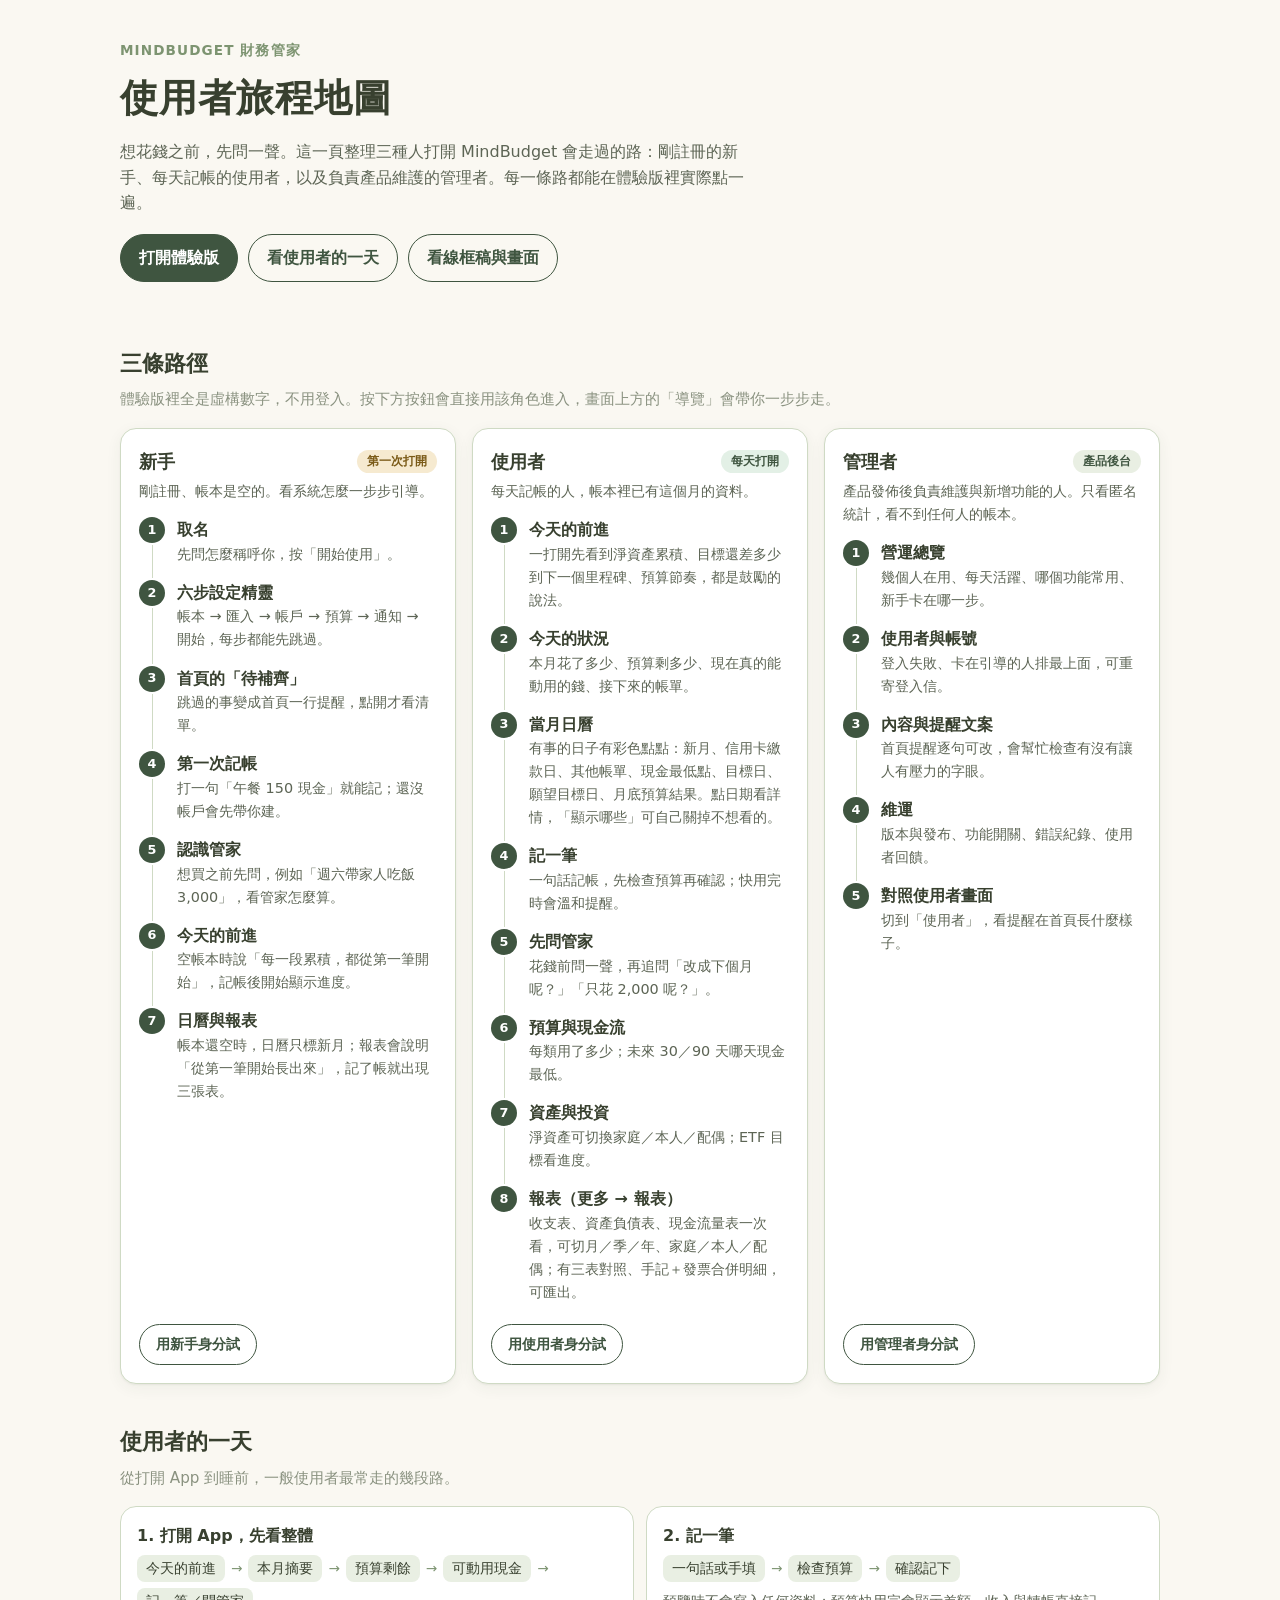
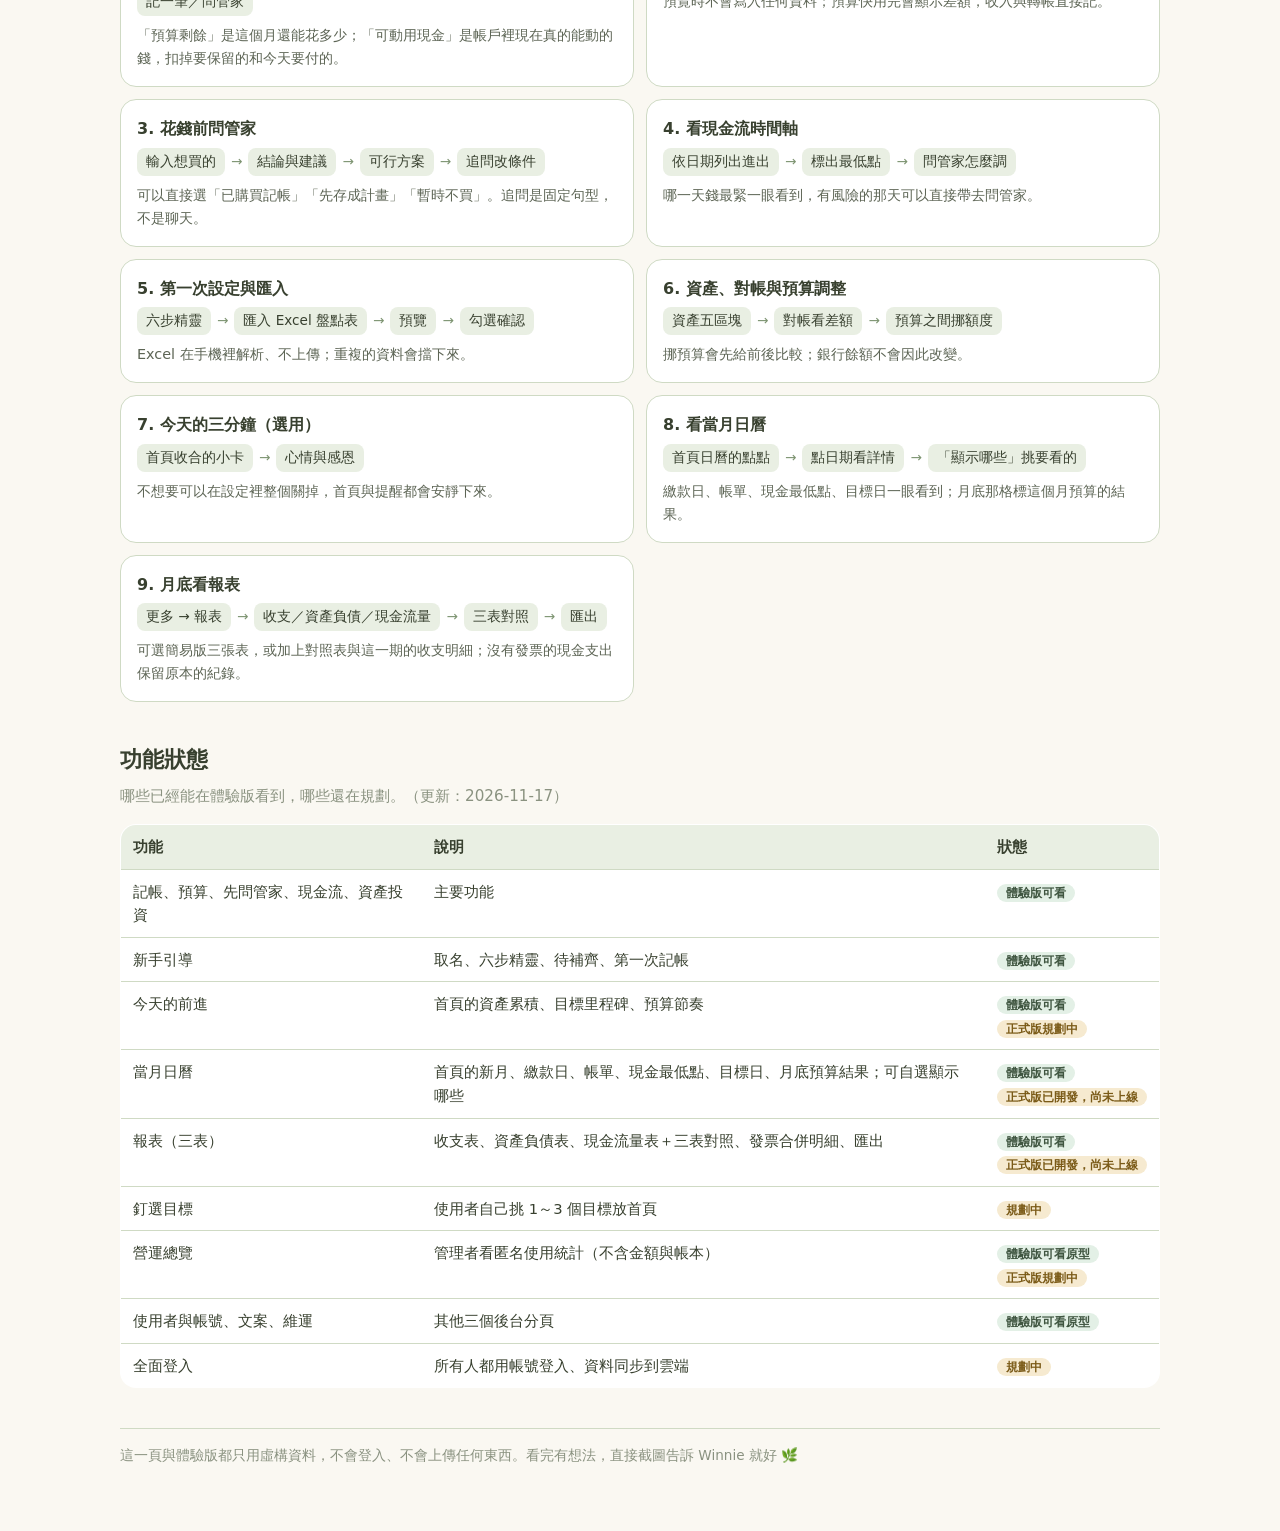
<file: journey.html>
<!doctype html>
<html lang="zh-Hant-TW">
<head>
<meta charset="utf-8">
<meta name="viewport" content="width=device-width, initial-scale=1, viewport-fit=cover">
<meta name="color-scheme" content="light">
<title>MindBudget 使用者旅程地圖</title>
<meta name="description" content="MindBudget 財務管家：新手、使用者、管理者三種角色的使用路徑。">
<link rel="icon" href="./icon.svg" type="image/svg+xml">
<style>
  :root {
    --paper: #faf8f2; --surface: #fff; --panel: #e9efe3; --edge: #cfdac4;
    --forest: #3f5540; --sage: #7d9471; --ink: #38402f; --body: #5d6555; --muted: #8a9280;
    --gold: #b8862c; --gold-soft: #f6ead0; --mint-soft: #e3f0e6;
    --radius: 16px; --shadow: 0 1px 2px rgba(56,64,47,.06), 0 4px 16px rgba(56,64,47,.06);
    --font: -apple-system, 'PingFang TC', 'Noto Sans TC', 'Microsoft JhengHei', system-ui, sans-serif;
    --serif: 'Noto Serif TC', 'Songti TC', 'PMingLiU', serif;
    color-scheme: light;
  }
  * { box-sizing: border-box; }
  html, body { margin: 0; background: var(--paper); color: var(--ink); font-family: var(--font); line-height: 1.6; -webkit-text-size-adjust: 100%; }
  a { color: var(--forest); }
  .wrap { max-width: 1080px; margin: 0 auto; padding: 0 20px 64px; }
  header.hero { padding: 40px 0 24px; }
  .kicker { color: var(--sage); font-weight: 700; letter-spacing: .08em; font-size: .85rem; }
  h1 { font-family: var(--serif); font-size: clamp(1.7rem, 4.5vw, 2.4rem); margin: 6px 0 10px; letter-spacing: .02em; }
  .lead { color: var(--body); max-width: 40em; margin: 0 0 18px; }
  .btns { display: flex; flex-wrap: wrap; gap: 10px; }
  .btn { display: inline-block; text-decoration: none; font-weight: 700; border-radius: 999px; padding: 10px 18px; border: 1px solid var(--forest); }
  .btn.primary { background: var(--forest); color: #fff; }
  .btn.ghost { background: transparent; color: var(--forest); }
  h2 { font-family: var(--serif); font-size: 1.4rem; margin: 40px 0 6px; }
  .sub { color: var(--muted); margin: 0 0 16px; font-size: .95rem; }

  .lanes { display: grid; gap: 16px; grid-template-columns: 1fr; }
  @media (min-width: 880px) { .lanes { grid-template-columns: repeat(3, 1fr); } }
  .lane { background: var(--surface); border: 1px solid var(--edge); border-radius: var(--radius); box-shadow: var(--shadow); padding: 18px; display: flex; flex-direction: column; }
  .lane-head { display: flex; align-items: center; justify-content: space-between; gap: 8px; margin-bottom: 4px; }
  .lane h3 { margin: 0; font-size: 1.15rem; }
  .who { color: var(--body); font-size: .9rem; margin: 0 0 14px; }
  .tag { font-size: .75rem; font-weight: 700; border-radius: 999px; padding: 2px 10px; white-space: nowrap; }
  .tag.new { background: var(--gold-soft); color: #7a5a17; }
  .tag.user { background: var(--mint-soft); color: var(--forest); }
  .tag.admin { background: var(--panel); color: var(--forest); }
  ol.steps { list-style: none; margin: 0; padding: 0; flex: 1; }
  ol.steps li { position: relative; padding: 0 0 14px 38px; }
  ol.steps li::before { content: counter(s); counter-increment: s; position: absolute; left: 0; top: 0; width: 26px; height: 26px; border-radius: 50%; background: var(--forest); color: #fff; font-size: .8rem; font-weight: 700; display: grid; place-items: center; }
  ol.steps li::after { content: ''; position: absolute; left: 12.5px; top: 28px; bottom: 2px; width: 1px; background: var(--edge); }
  ol.steps li:last-child::after { display: none; }
  ol.steps { counter-reset: s; }
  .st { font-weight: 700; }
  .sd { color: var(--body); font-size: .9rem; }
  .lane .btn { margin-top: 6px; align-self: flex-start; padding: 8px 16px; font-size: .9rem; }

  .day { display: grid; gap: 12px; grid-template-columns: 1fr; }
  @media (min-width: 760px) { .day { grid-template-columns: 1fr 1fr; } }
  .seg { background: var(--surface); border: 1px solid var(--edge); border-radius: var(--radius); padding: 16px; }
  .seg h4 { margin: 0 0 6px; font-size: 1rem; }
  .flow { display: flex; flex-wrap: wrap; align-items: center; gap: 6px; margin: 6px 0 8px; }
  .flow span { background: var(--panel); border-radius: 8px; padding: 3px 9px; font-size: .85rem; }
  .flow i { color: var(--sage); font-style: normal; font-size: .85rem; }
  .seg p { margin: 0; color: var(--body); font-size: .9rem; }

  table.plan { width: 100%; border-collapse: collapse; background: var(--surface); border: 1px solid var(--edge); border-radius: var(--radius); overflow: hidden; font-size: .92rem; }
  .plan th, .plan td { text-align: left; padding: 10px 12px; border-bottom: 1px solid var(--edge); vertical-align: top; }
  .plan th { background: var(--panel); font-weight: 700; }
  .plan tr:last-child td { border-bottom: 0; }
  .pill { font-size: .75rem; font-weight: 700; border-radius: 999px; padding: 2px 9px; white-space: nowrap; }
  .pill.ok { background: var(--mint-soft); color: var(--forest); }
  .pill.wip { background: var(--gold-soft); color: #7a5a17; }
  .tablewrap { overflow-x: auto; }

  footer { margin-top: 40px; color: var(--muted); font-size: .85rem; border-top: 1px solid var(--edge); padding-top: 16px; }
</style>
</head>
<body>
<div class="wrap">
  <header class="hero">
    <div class="kicker">MINDBUDGET 財務管家</div>
    <h1>使用者旅程地圖</h1>
    <p class="lead">想花錢之前，先問一聲。這一頁整理三種人打開 MindBudget 會走過的路：剛註冊的新手、每天記帳的使用者，以及負責產品維護的管理者。每一條路都能在體驗版裡實際點一遍。</p>
    <div class="btns">
      <a class="btn primary" href="./">打開體驗版</a>
      <a class="btn ghost" href="#day">看使用者的一天</a>
      <a class="btn ghost" href="./wireframes.html">看線框稿與畫面</a>
    </div>
  </header>

  <h2>三條路徑</h2>
  <p class="sub">體驗版裡全是虛構數字，不用登入。按下方按鈕會直接用該角色進入，畫面上方的「導覽」會帶你一步步走。</p>
  <div class="lanes">
    <section class="lane" aria-label="新手的路徑">
      <div class="lane-head"><h3>新手</h3><span class="tag new">第一次打開</span></div>
      <p class="who">剛註冊、帳本是空的。看系統怎麼一步步引導。</p>
      <ol class="steps">
        <li><div class="st">取名</div><div class="sd">先問怎麼稱呼你，按「開始使用」。</div></li>
        <li><div class="st">六步設定精靈</div><div class="sd">帳本 → 匯入 → 帳戶 → 預算 → 通知 → 開始，每步都能先跳過。</div></li>
        <li><div class="st">首頁的「待補齊」</div><div class="sd">跳過的事變成首頁一行提醒，點開才看清單。</div></li>
        <li><div class="st">第一次記帳</div><div class="sd">打一句「午餐 150 現金」就能記；還沒帳戶會先帶你建。</div></li>
        <li><div class="st">認識管家</div><div class="sd">想買之前先問，例如「週六帶家人吃飯 3,000」，看管家怎麼算。</div></li>
        <li><div class="st">今天的前進</div><div class="sd">空帳本時說「每一段累積，都從第一筆開始」，記帳後開始顯示進度。</div></li>
        <li><div class="st">日曆與報表</div><div class="sd">帳本還空時，日曆只標新月；報表會說明「從第一筆開始長出來」，記了帳就出現三張表。</div></li>
      </ol>
      <a class="btn ghost" href="./?role=new">用新手身分試</a>
    </section>

    <section class="lane" aria-label="使用者的路徑">
      <div class="lane-head"><h3>使用者</h3><span class="tag user">每天打開</span></div>
      <p class="who">每天記帳的人，帳本裡已有這個月的資料。</p>
      <ol class="steps">
        <li><div class="st">今天的前進</div><div class="sd">一打開先看到淨資產累積、目標還差多少到下一個里程碑、預算節奏，都是鼓勵的說法。</div></li>
        <li><div class="st">今天的狀況</div><div class="sd">本月花了多少、預算剩多少、現在真的能動用的錢、接下來的帳單。</div></li>
        <li><div class="st">當月日曆</div><div class="sd">有事的日子有彩色點點：新月、信用卡繳款日、其他帳單、現金最低點、目標日、願望目標日、月底預算結果。點日期看詳情，「顯示哪些」可自己關掉不想看的。</div></li>
        <li><div class="st">記一筆</div><div class="sd">一句話記帳，先檢查預算再確認；快用完時會溫和提醒。</div></li>
        <li><div class="st">先問管家</div><div class="sd">花錢前問一聲，再追問「改成下個月呢？」「只花 2,000 呢？」。</div></li>
        <li><div class="st">預算與現金流</div><div class="sd">每類用了多少；未來 30／90 天哪天現金最低。</div></li>
        <li><div class="st">資產與投資</div><div class="sd">淨資產可切換家庭／本人／配偶；ETF 目標看進度。</div></li>
        <li><div class="st">報表（更多 → 報表）</div><div class="sd">收支表、資產負債表、現金流量表一次看，可切月／季／年、家庭／本人／配偶；有三表對照、手記＋發票合併明細，可匯出。</div></li>
      </ol>
      <a class="btn ghost" href="./?role=user">用使用者身分試</a>
    </section>

    <section class="lane" aria-label="管理者的路徑">
      <div class="lane-head"><h3>管理者</h3><span class="tag admin">產品後台</span></div>
      <p class="who">產品發佈後負責維護與新增功能的人。只看匿名統計，看不到任何人的帳本。</p>
      <ol class="steps">
        <li><div class="st">營運總覽</div><div class="sd">幾個人在用、每天活躍、哪個功能常用、新手卡在哪一步。</div></li>
        <li><div class="st">使用者與帳號</div><div class="sd">登入失敗、卡在引導的人排最上面，可重寄登入信。</div></li>
        <li><div class="st">內容與提醒文案</div><div class="sd">首頁提醒逐句可改，會幫忙檢查有沒有讓人有壓力的字眼。</div></li>
        <li><div class="st">維運</div><div class="sd">版本與發布、功能開關、錯誤紀錄、使用者回饋。</div></li>
        <li><div class="st">對照使用者畫面</div><div class="sd">切到「使用者」，看提醒在首頁長什麼樣子。</div></li>
      </ol>
      <a class="btn ghost" href="./?role=admin">用管理者身分試</a>
    </section>
  </div>

  <h2 id="day">使用者的一天</h2>
  <p class="sub">從打開 App 到睡前，一般使用者最常走的幾段路。</p>
  <div class="day">
    <section class="seg">
      <h4>1. 打開 App，先看整體</h4>
      <div class="flow"><span>今天的前進</span><i>→</i><span>本月摘要</span><i>→</i><span>預算剩餘</span><i>→</i><span>可動用現金</span><i>→</i><span>記一筆／問管家</span></div>
      <p>「預算剩餘」是這個月還能花多少；「可動用現金」是帳戶裡現在真的能動的錢，扣掉要保留的和今天要付的。</p>
    </section>
    <section class="seg">
      <h4>2. 記一筆</h4>
      <div class="flow"><span>一句話或手填</span><i>→</i><span>檢查預算</span><i>→</i><span>確認記下</span></div>
      <p>預覽時不會寫入任何資料；預算快用完會顯示差額，收入與轉帳直接記。</p>
    </section>
    <section class="seg">
      <h4>3. 花錢前問管家</h4>
      <div class="flow"><span>輸入想買的</span><i>→</i><span>結論與建議</span><i>→</i><span>可行方案</span><i>→</i><span>追問改條件</span></div>
      <p>可以直接選「已購買記帳」「先存成計畫」「暫時不買」。追問是固定句型，不是聊天。</p>
    </section>
    <section class="seg">
      <h4>4. 看現金流時間軸</h4>
      <div class="flow"><span>依日期列出進出</span><i>→</i><span>標出最低點</span><i>→</i><span>問管家怎麼調</span></div>
      <p>哪一天錢最緊一眼看到，有風險的那天可以直接帶去問管家。</p>
    </section>
    <section class="seg">
      <h4>5. 第一次設定與匯入</h4>
      <div class="flow"><span>六步精靈</span><i>→</i><span>匯入 Excel 盤點表</span><i>→</i><span>預覽</span><i>→</i><span>勾選確認</span></div>
      <p>Excel 在手機裡解析、不上傳；重複的資料會擋下來。</p>
    </section>
    <section class="seg">
      <h4>6. 資產、對帳與預算調整</h4>
      <div class="flow"><span>資產五區塊</span><i>→</i><span>對帳看差額</span><i>→</i><span>預算之間挪額度</span></div>
      <p>挪預算會先給前後比較；銀行餘額不會因此改變。</p>
    </section>
    <section class="seg">
      <h4>7. 今天的三分鐘（選用）</h4>
      <div class="flow"><span>首頁收合的小卡</span><i>→</i><span>心情與感恩</span></div>
      <p>不想要可以在設定裡整個關掉，首頁與提醒都會安靜下來。</p>
    </section>
    <section class="seg">
      <h4>8. 看當月日曆</h4>
      <div class="flow"><span>首頁日曆的點點</span><i>→</i><span>點日期看詳情</span><i>→</i><span>「顯示哪些」挑要看的</span></div>
      <p>繳款日、帳單、現金最低點、目標日一眼看到；月底那格標這個月預算的結果。</p>
    </section>
    <section class="seg">
      <h4>9. 月底看報表</h4>
      <div class="flow"><span>更多 → 報表</span><i>→</i><span>收支／資產負債／現金流量</span><i>→</i><span>三表對照</span><i>→</i><span>匯出</span></div>
      <p>可選簡易版三張表，或加上對照表與這一期的收支明細；沒有發票的現金支出保留原本的紀錄。</p>
    </section>
  </div>

  <h2>功能狀態</h2>
  <p class="sub">哪些已經能在體驗版看到，哪些還在規劃。（更新：2026-11-17）</p>
  <div class="tablewrap">
  <table class="plan">
    <thead><tr><th>功能</th><th>說明</th><th>狀態</th></tr></thead>
    <tbody>
      <tr><td>記帳、預算、先問管家、現金流、資產投資</td><td>主要功能</td><td><span class="pill ok">體驗版可看</span></td></tr>
      <tr><td>新手引導</td><td>取名、六步精靈、待補齊、第一次記帳</td><td><span class="pill ok">體驗版可看</span></td></tr>
      <tr><td>今天的前進</td><td>首頁的資產累積、目標里程碑、預算節奏</td><td><span class="pill ok">體驗版可看</span><br><span class="pill wip">正式版規劃中</span></td></tr>
      <tr><td>當月日曆</td><td>首頁的新月、繳款日、帳單、現金最低點、目標日、月底預算結果；可自選顯示哪些</td><td><span class="pill ok">體驗版可看</span><br><span class="pill wip">正式版已開發，尚未上線</span></td></tr>
      <tr><td>報表（三表）</td><td>收支表、資產負債表、現金流量表＋三表對照、發票合併明細、匯出</td><td><span class="pill ok">體驗版可看</span><br><span class="pill wip">正式版已開發，尚未上線</span></td></tr>
      <tr><td>釘選目標</td><td>使用者自己挑 1～3 個目標放首頁</td><td><span class="pill wip">規劃中</span></td></tr>
      <tr><td>營運總覽</td><td>管理者看匿名使用統計（不含金額與帳本）</td><td><span class="pill ok">體驗版可看原型</span><br><span class="pill wip">正式版規劃中</span></td></tr>
      <tr><td>使用者與帳號、文案、維運</td><td>其他三個後台分頁</td><td><span class="pill ok">體驗版可看原型</span></td></tr>
      <tr><td>全面登入</td><td>所有人都用帳號登入、資料同步到雲端</td><td><span class="pill wip">規劃中</span></td></tr>
    </tbody>
  </table>
  </div>

  <footer>
    這一頁與體驗版都只用虛構資料，不會登入、不會上傳任何東西。看完有想法，直接截圖告訴 Winnie 就好 🌿
  </footer>
</div>
</body>
</html>
</file>
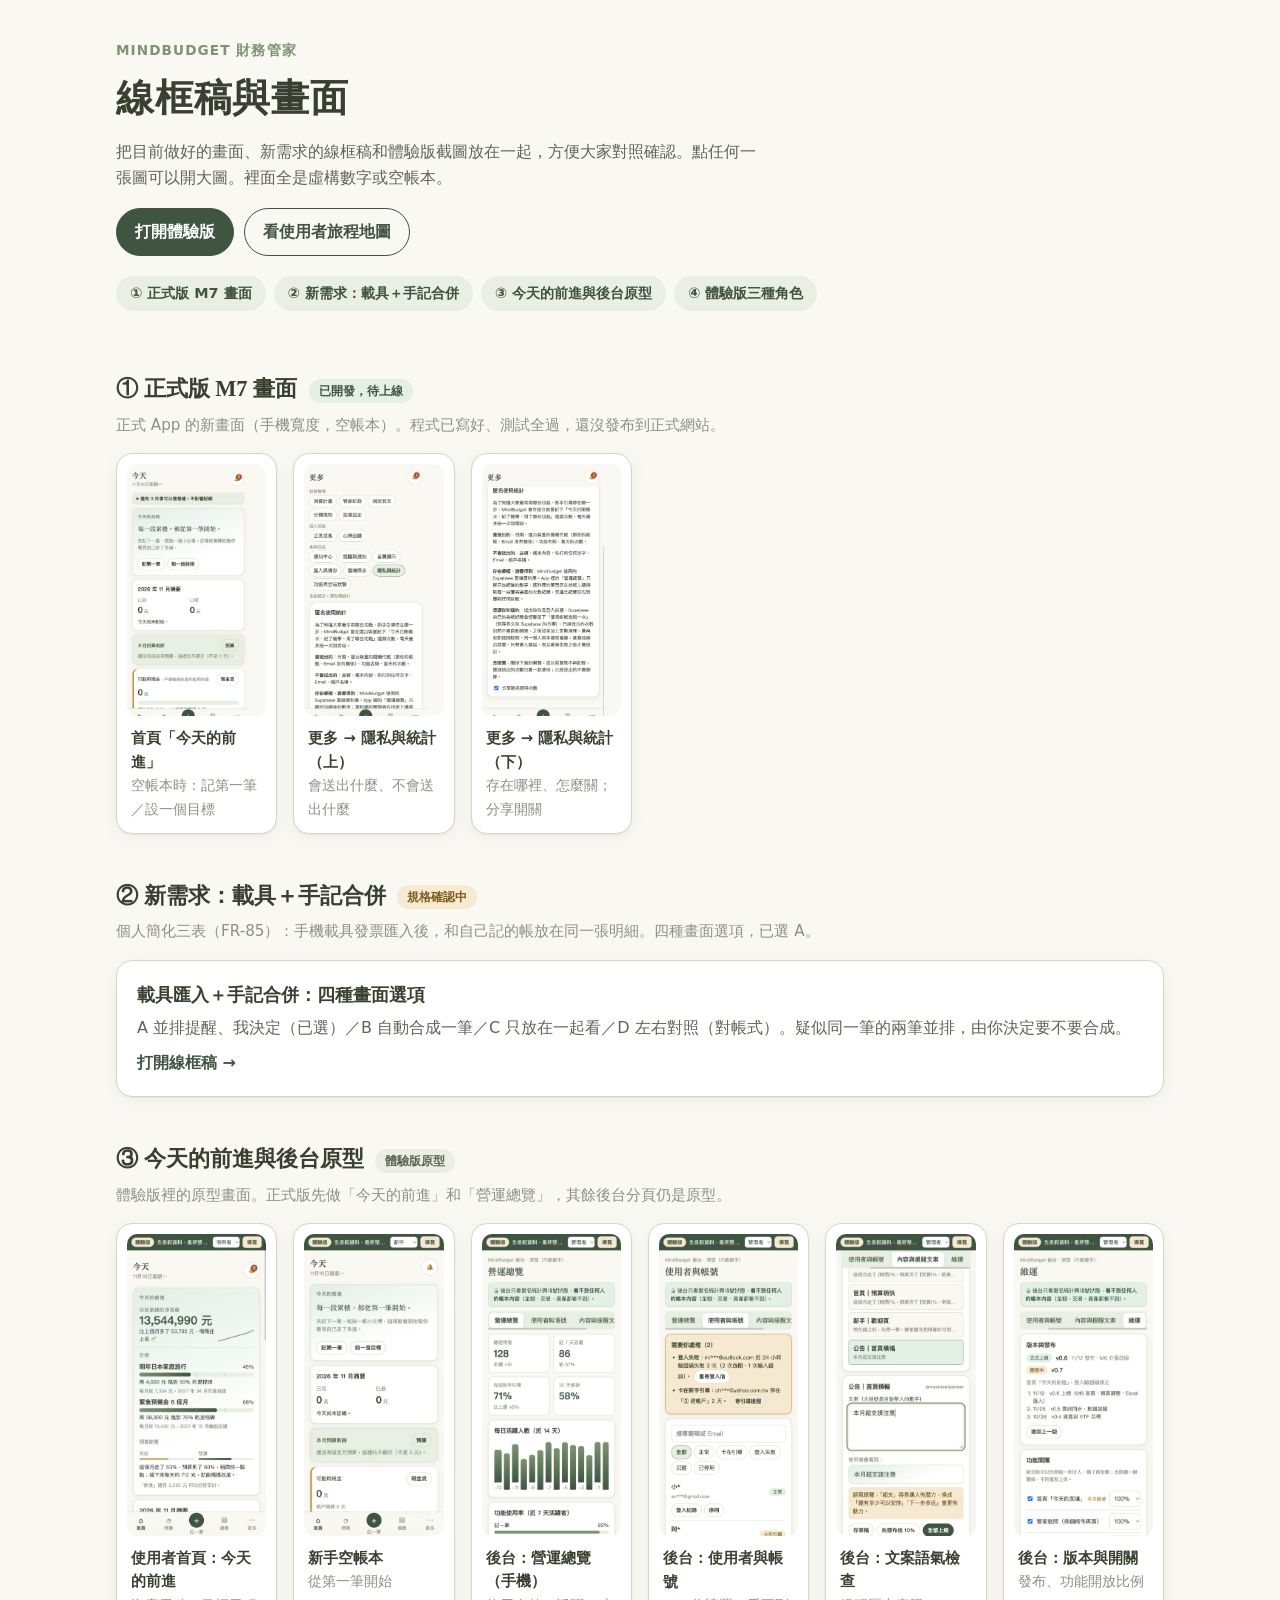
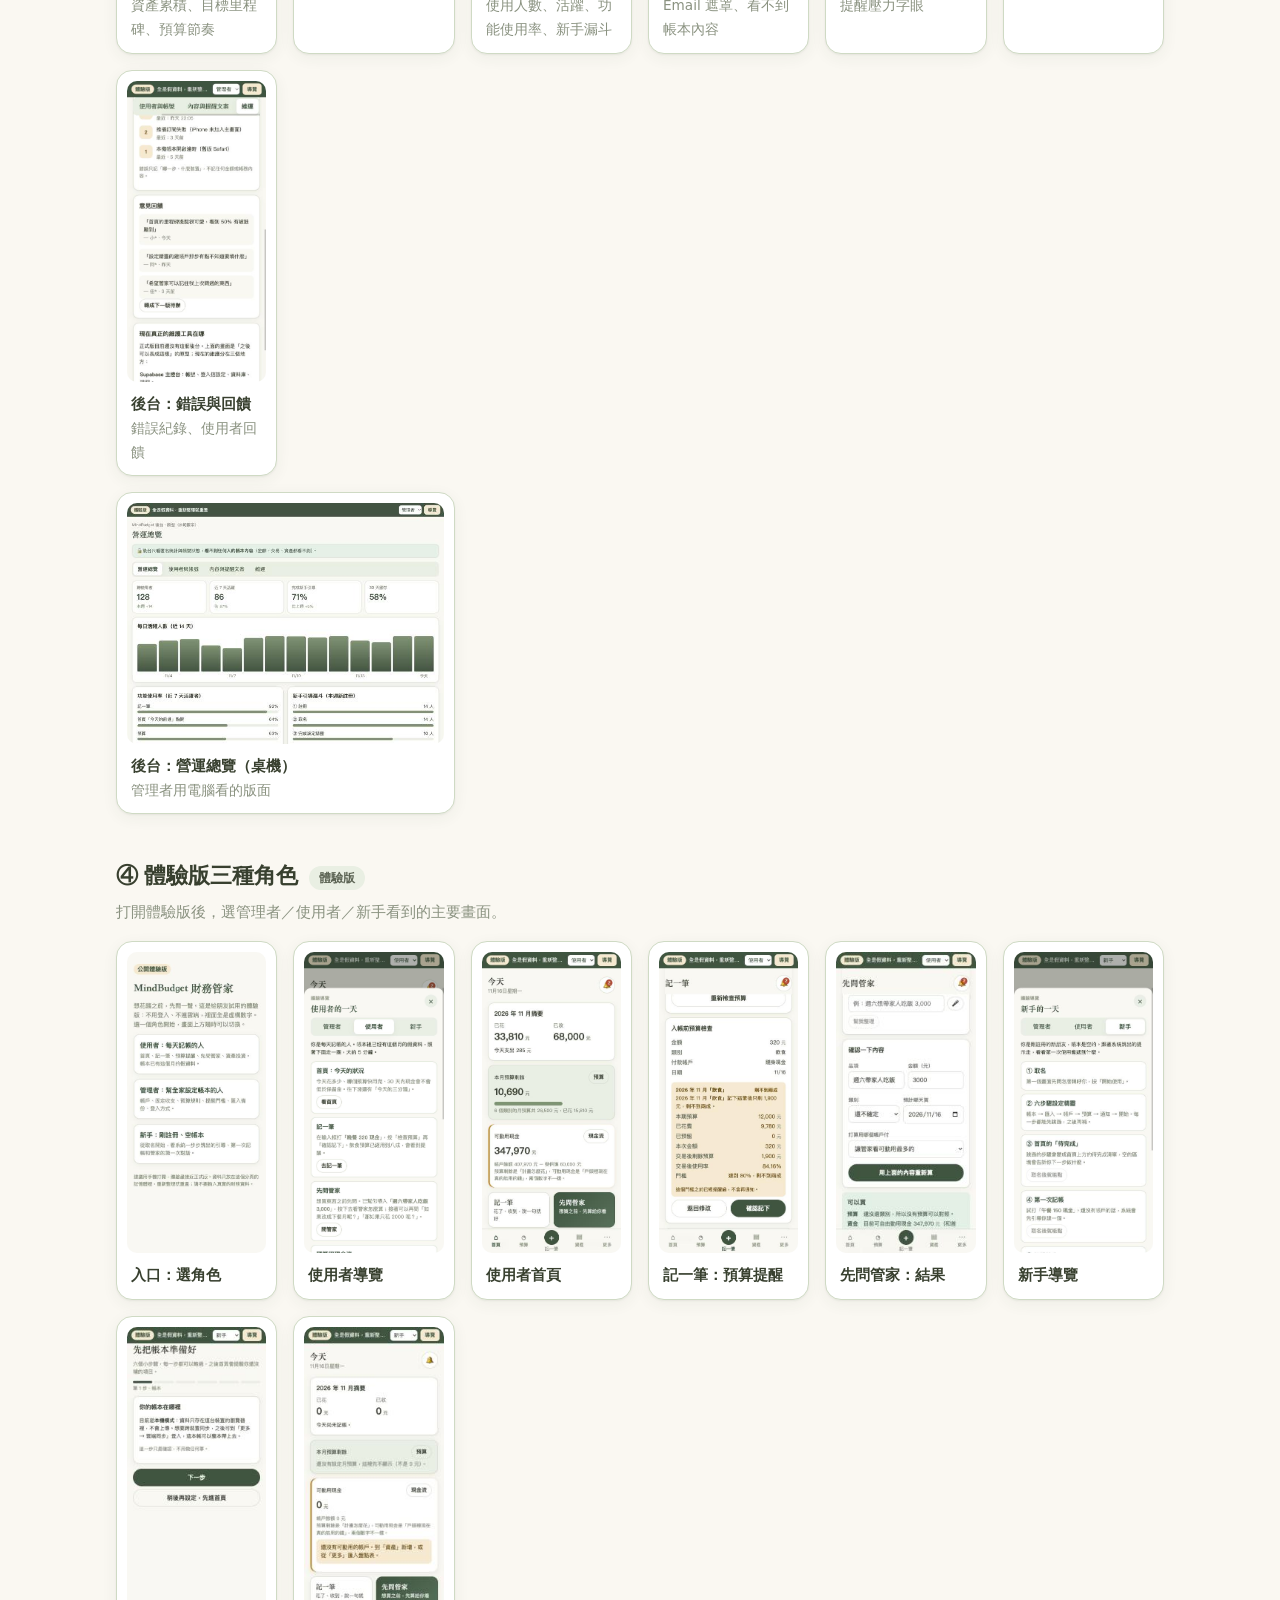
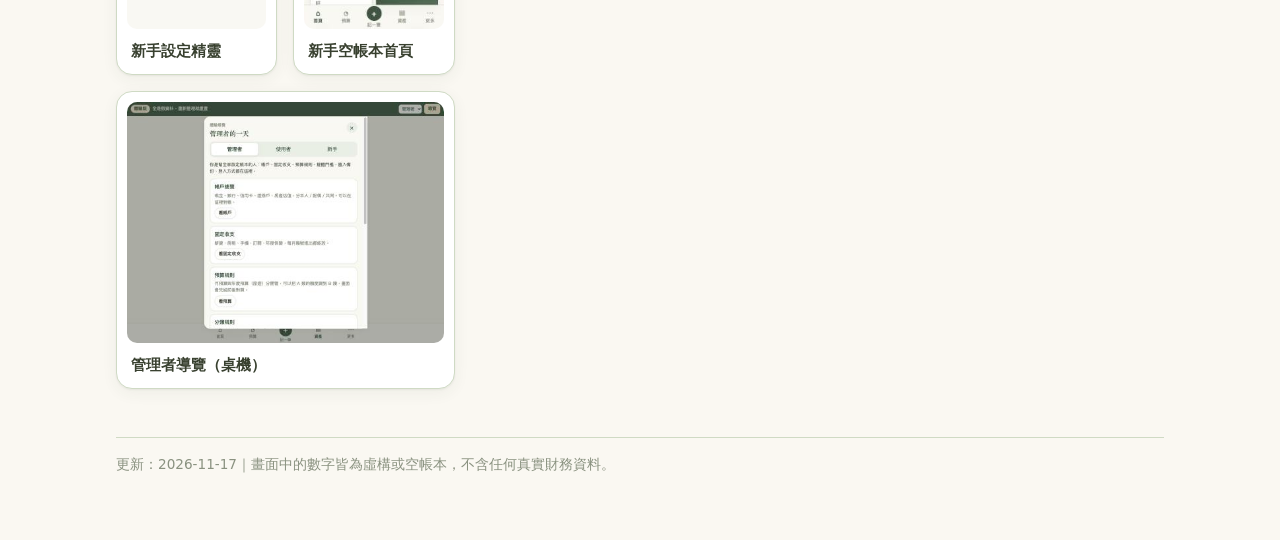
<file: wireframes.html>
<!doctype html>
<html lang="zh-Hant-TW">
<head>
<meta charset="utf-8">
<meta name="viewport" content="width=device-width, initial-scale=1, viewport-fit=cover">
<meta name="color-scheme" content="light">
<title>MindBudget 線框稿與畫面</title>
<meta name="description" content="MindBudget 財務管家：正式版畫面、新需求線框稿、體驗版原型截圖，給同仁確認用。">
<link rel="icon" href="./icon.svg" type="image/svg+xml">
<style>
  :root {
    --paper: #faf8f2; --surface: #fff; --panel: #e9efe3; --edge: #cfdac4;
    --forest: #3f5540; --sage: #7d9471; --ink: #38402f; --body: #5d6555; --muted: #8a9280;
    --gold: #b8862c; --gold-soft: #f6ead0; --mint-soft: #e3f0e6;
    --radius: 16px; --shadow: 0 1px 2px rgba(56,64,47,.06), 0 4px 16px rgba(56,64,47,.06);
    --font: -apple-system, 'PingFang TC', 'Noto Sans TC', 'Microsoft JhengHei', system-ui, sans-serif;
    --serif: 'Noto Serif TC', 'Songti TC', 'PMingLiU', serif;
    color-scheme: light;
  }
  * { box-sizing: border-box; }
  html, body { margin: 0; background: var(--paper); color: var(--ink); font-family: var(--font); line-height: 1.6; -webkit-text-size-adjust: 100%; }
  a { color: var(--forest); }
  .wrap { max-width: 1080px; margin: 0 auto; padding: 0 16px 64px; }
  header.hero { padding: 40px 0 16px; }
  .kicker { color: var(--sage); font-weight: 700; letter-spacing: .08em; font-size: .85rem; }
  h1 { font-family: var(--serif); font-size: clamp(1.7rem, 4.5vw, 2.4rem); margin: 6px 0 10px; letter-spacing: .02em; }
  .lead { color: var(--body); max-width: 40em; margin: 0 0 18px; }
  .btns { display: flex; flex-wrap: wrap; gap: 10px; }
  .btn { display: inline-block; text-decoration: none; font-weight: 700; border-radius: 999px; padding: 10px 18px; border: 1px solid var(--forest); }
  .btn.primary { background: var(--forest); color: #fff; }
  .btn.ghost { background: transparent; color: var(--forest); }
  nav.toc { display: flex; flex-wrap: wrap; gap: 8px; margin: 20px 0 0; }
  nav.toc a { text-decoration: none; background: var(--panel); border-radius: 999px; padding: 6px 14px; font-size: .9rem; font-weight: 600; }
  h2 { font-family: var(--serif); font-size: 1.4rem; margin: 44px 0 6px; scroll-margin-top: 16px; }
  .sub { color: var(--muted); margin: 0 0 16px; font-size: .95rem; }
  .tag { display: inline-block; font-size: .78rem; font-weight: 700; border-radius: 999px; padding: 2px 10px; margin-left: 6px; vertical-align: middle; font-family: var(--font); }
  .tag.ok { background: var(--mint-soft); color: var(--forest); }
  .tag.wait { background: var(--gold-soft); color: #7a5a1c; }
  .tag.proto { background: var(--panel); color: var(--body); }
  .grid { display: grid; gap: 16px; grid-template-columns: repeat(auto-fill, minmax(150px, 1fr)); }
  .grid.wide { grid-template-columns: repeat(auto-fill, minmax(280px, 1fr)); }
  figure { margin: 0; background: var(--surface); border: 1px solid var(--edge); border-radius: var(--radius); box-shadow: var(--shadow); padding: 10px; display: flex; flex-direction: column; }
  figure a.shot { display: block; border-radius: 10px; overflow: hidden; background: var(--panel); }
  figure img { display: block; width: 100%; height: auto; }
  figcaption { padding: 10px 4px 2px; font-size: .92rem; }
  figcaption strong { display: block; color: var(--ink); }
  figcaption span { color: var(--muted); font-size: .85rem; }
  .card-link { display: block; text-decoration: none; background: var(--surface); border: 1px solid var(--edge); border-radius: var(--radius); box-shadow: var(--shadow); padding: 20px; }
  .card-link strong { font-size: 1.1rem; color: var(--ink); }
  .card-link p { color: var(--body); margin: 6px 0 10px; }
  .card-link .go { font-weight: 700; color: var(--forest); }
  footer { margin-top: 48px; color: var(--muted); font-size: .85rem; border-top: 1px solid var(--edge); padding-top: 16px; }
</style>
</head>
<body>
<div class="wrap">
  <header class="hero">
    <div class="kicker">MINDBUDGET 財務管家</div>
    <h1>線框稿與畫面</h1>
    <p class="lead">把目前做好的畫面、新需求的線框稿和體驗版截圖放在一起，方便大家對照確認。點任何一張圖可以開大圖。裡面全是虛構數字或空帳本。</p>
    <div class="btns">
      <a class="btn primary" href="./">打開體驗版</a>
      <a class="btn ghost" href="./journey.html">看使用者旅程地圖</a>
    </div>
    <nav class="toc" aria-label="本頁目錄">
      <a href="#m7">① 正式版 M7 畫面</a>
      <a href="#merge">② 新需求：載具＋手記合併</a>
      <a href="#proto">③ 今天的前進與後台原型</a>
      <a href="#flow">④ 體驗版三種角色</a>
    </nav>
  </header>

  <h2 id="m7">① 正式版 M7 畫面 <span class="tag ok">已開發，待上線</span></h2>
  <p class="sub">正式 App 的新畫面（手機寬度，空帳本）。程式已寫好、測試全過，還沒發布到正式網站。</p>
  <div class="grid">
    <figure>
      <a class="shot" href="./wireframes/m7-home.jpg"><img src="./wireframes/m7-home.jpg" alt="首頁：今天的前進卡片，空帳本時鼓勵記第一筆或設一個目標" width="400" height="723" loading="lazy"></a>
      <figcaption><strong>首頁「今天的前進」</strong><span>空帳本時：記第一筆／設一個目標</span></figcaption>
    </figure>
    <figure>
      <a class="shot" href="./wireframes/m7-privacy-1.jpg"><img src="./wireframes/m7-privacy-1.jpg" alt="更多頁的隱私與統計說明，上半段" width="400" height="723" loading="lazy"></a>
      <figcaption><strong>更多 → 隱私與統計（上）</strong><span>會送出什麼、不會送出什麼</span></figcaption>
    </figure>
    <figure>
      <a class="shot" href="./wireframes/m7-privacy-2.jpg"><img src="./wireframes/m7-privacy-2.jpg" alt="更多頁的隱私與統計說明，下半段與開關" width="400" height="723" loading="lazy"></a>
      <figcaption><strong>更多 → 隱私與統計（下）</strong><span>存在哪裡、怎麼關；分享開關</span></figcaption>
    </figure>
  </div>

  <h2 id="merge">② 新需求：載具＋手記合併 <span class="tag wait">規格確認中</span></h2>
  <p class="sub">個人簡化三表（FR-85）：手機載具發票匯入後，和自己記的帳放在同一張明細。四種畫面選項，已選 A。</p>
  <a class="card-link" href="./wireframes/einvoice-merge.html">
    <strong>載具匯入＋手記合併：四種畫面選項</strong>
    <p>A 並排提醒、我決定（已選）／B 自動合成一筆／C 只放在一起看／D 左右對照（對帳式）。疑似同一筆的兩筆並排，由你決定要不要合成。</p>
    <span class="go">打開線框稿 →</span>
  </a>

  <h2 id="proto">③ 今天的前進與後台原型 <span class="tag proto">體驗版原型</span></h2>
  <p class="sub">體驗版裡的原型畫面。正式版先做「今天的前進」和「營運總覽」，其餘後台分頁仍是原型。</p>
  <div class="grid">
    <figure>
      <a class="shot" href="./wireframes/proto-01.jpg"><img src="./wireframes/proto-01.jpg" alt="使用者首頁的今天的前進，有資產累積、目標與預算節奏" width="750" height="1624" loading="lazy"></a>
      <figcaption><strong>使用者首頁：今天的前進</strong><span>資產累積、目標里程碑、預算節奏</span></figcaption>
    </figure>
    <figure>
      <a class="shot" href="./wireframes/proto-02.jpg"><img src="./wireframes/proto-02.jpg" alt="新手空帳本的今天的前進" width="375" height="812" loading="lazy"></a>
      <figcaption><strong>新手空帳本</strong><span>從第一筆開始</span></figcaption>
    </figure>
    <figure>
      <a class="shot" href="./wireframes/proto-04.jpg"><img src="./wireframes/proto-04.jpg" alt="後台營運總覽手機版" width="750" height="1624" loading="lazy"></a>
      <figcaption><strong>後台：營運總覽（手機）</strong><span>使用人數、活躍、功能使用率、新手漏斗</span></figcaption>
    </figure>
    <figure>
      <a class="shot" href="./wireframes/proto-05.jpg"><img src="./wireframes/proto-05.jpg" alt="後台使用者與帳號" width="750" height="1624" loading="lazy"></a>
      <figcaption><strong>後台：使用者與帳號</strong><span>Email 遮罩、看不到帳本內容</span></figcaption>
    </figure>
    <figure>
      <a class="shot" href="./wireframes/proto-06.jpg"><img src="./wireframes/proto-06.jpg" alt="後台文案語氣檢查" width="375" height="812" loading="lazy"></a>
      <figcaption><strong>後台：文案語氣檢查</strong><span>提醒壓力字眼</span></figcaption>
    </figure>
    <figure>
      <a class="shot" href="./wireframes/proto-07.jpg"><img src="./wireframes/proto-07.jpg" alt="後台維運版本與功能開關" width="375" height="812" loading="lazy"></a>
      <figcaption><strong>後台：版本與開關</strong><span>發布、功能開放比例</span></figcaption>
    </figure>
    <figure>
      <a class="shot" href="./wireframes/proto-08.jpg"><img src="./wireframes/proto-08.jpg" alt="後台維運錯誤紀錄與使用者回饋" width="375" height="812" loading="lazy"></a>
      <figcaption><strong>後台：錯誤與回饋</strong><span>錯誤紀錄、使用者回饋</span></figcaption>
    </figure>
  </div>
  <div class="grid wide" style="margin-top:16px">
    <figure>
      <a class="shot" href="./wireframes/proto-03.jpg"><img src="./wireframes/proto-03.jpg" alt="後台營運總覽桌機版" width="560" height="426" loading="lazy"></a>
      <figcaption><strong>後台：營運總覽（桌機）</strong><span>管理者用電腦看的版面</span></figcaption>
    </figure>
  </div>

  <h2 id="flow">④ 體驗版三種角色 <span class="tag proto">體驗版</span></h2>
  <p class="sub">打開體驗版後，選管理者／使用者／新手看到的主要畫面。</p>
  <div class="grid">
    <figure><a class="shot" href="./wireframes/flow-01.jpg"><img src="./wireframes/flow-01.jpg" alt="入口選角色" width="375" height="812" loading="lazy"></a><figcaption><strong>入口：選角色</strong></figcaption></figure>
    <figure><a class="shot" href="./wireframes/flow-02.jpg"><img src="./wireframes/flow-02.jpg" alt="使用者導覽" width="750" height="1624" loading="lazy"></a><figcaption><strong>使用者導覽</strong></figcaption></figure>
    <figure><a class="shot" href="./wireframes/flow-03.jpg"><img src="./wireframes/flow-03.jpg" alt="使用者首頁" width="375" height="812" loading="lazy"></a><figcaption><strong>使用者首頁</strong></figcaption></figure>
    <figure><a class="shot" href="./wireframes/flow-04.jpg"><img src="./wireframes/flow-04.jpg" alt="記一筆時的預算提醒" width="375" height="812" loading="lazy"></a><figcaption><strong>記一筆：預算提醒</strong></figcaption></figure>
    <figure><a class="shot" href="./wireframes/flow-05.jpg"><img src="./wireframes/flow-05.jpg" alt="先問管家的結果" width="188" height="407" loading="lazy"></a><figcaption><strong>先問管家：結果</strong></figcaption></figure>
    <figure><a class="shot" href="./wireframes/flow-06.jpg"><img src="./wireframes/flow-06.jpg" alt="新手導覽" width="375" height="812" loading="lazy"></a><figcaption><strong>新手導覽</strong></figcaption></figure>
    <figure><a class="shot" href="./wireframes/flow-07.jpg"><img src="./wireframes/flow-07.jpg" alt="新手設定精靈" width="188" height="407" loading="lazy"></a><figcaption><strong>新手設定精靈</strong></figcaption></figure>
    <figure><a class="shot" href="./wireframes/flow-08.jpg"><img src="./wireframes/flow-08.jpg" alt="新手空帳本首頁" width="188" height="407" loading="lazy"></a><figcaption><strong>新手空帳本首頁</strong></figcaption></figure>
  </div>
  <div class="grid wide" style="margin-top:16px">
    <figure><a class="shot" href="./wireframes/flow-09.jpg"><img src="./wireframes/flow-09.jpg" alt="管理者導覽桌機版" width="480" height="365" loading="lazy"></a><figcaption><strong>管理者導覽（桌機）</strong></figcaption></figure>
  </div>

  <footer>更新：2026-11-17｜畫面中的數字皆為虛構或空帳本，不含任何真實財務資料。</footer>
</div>
</body>
</html>
</file>
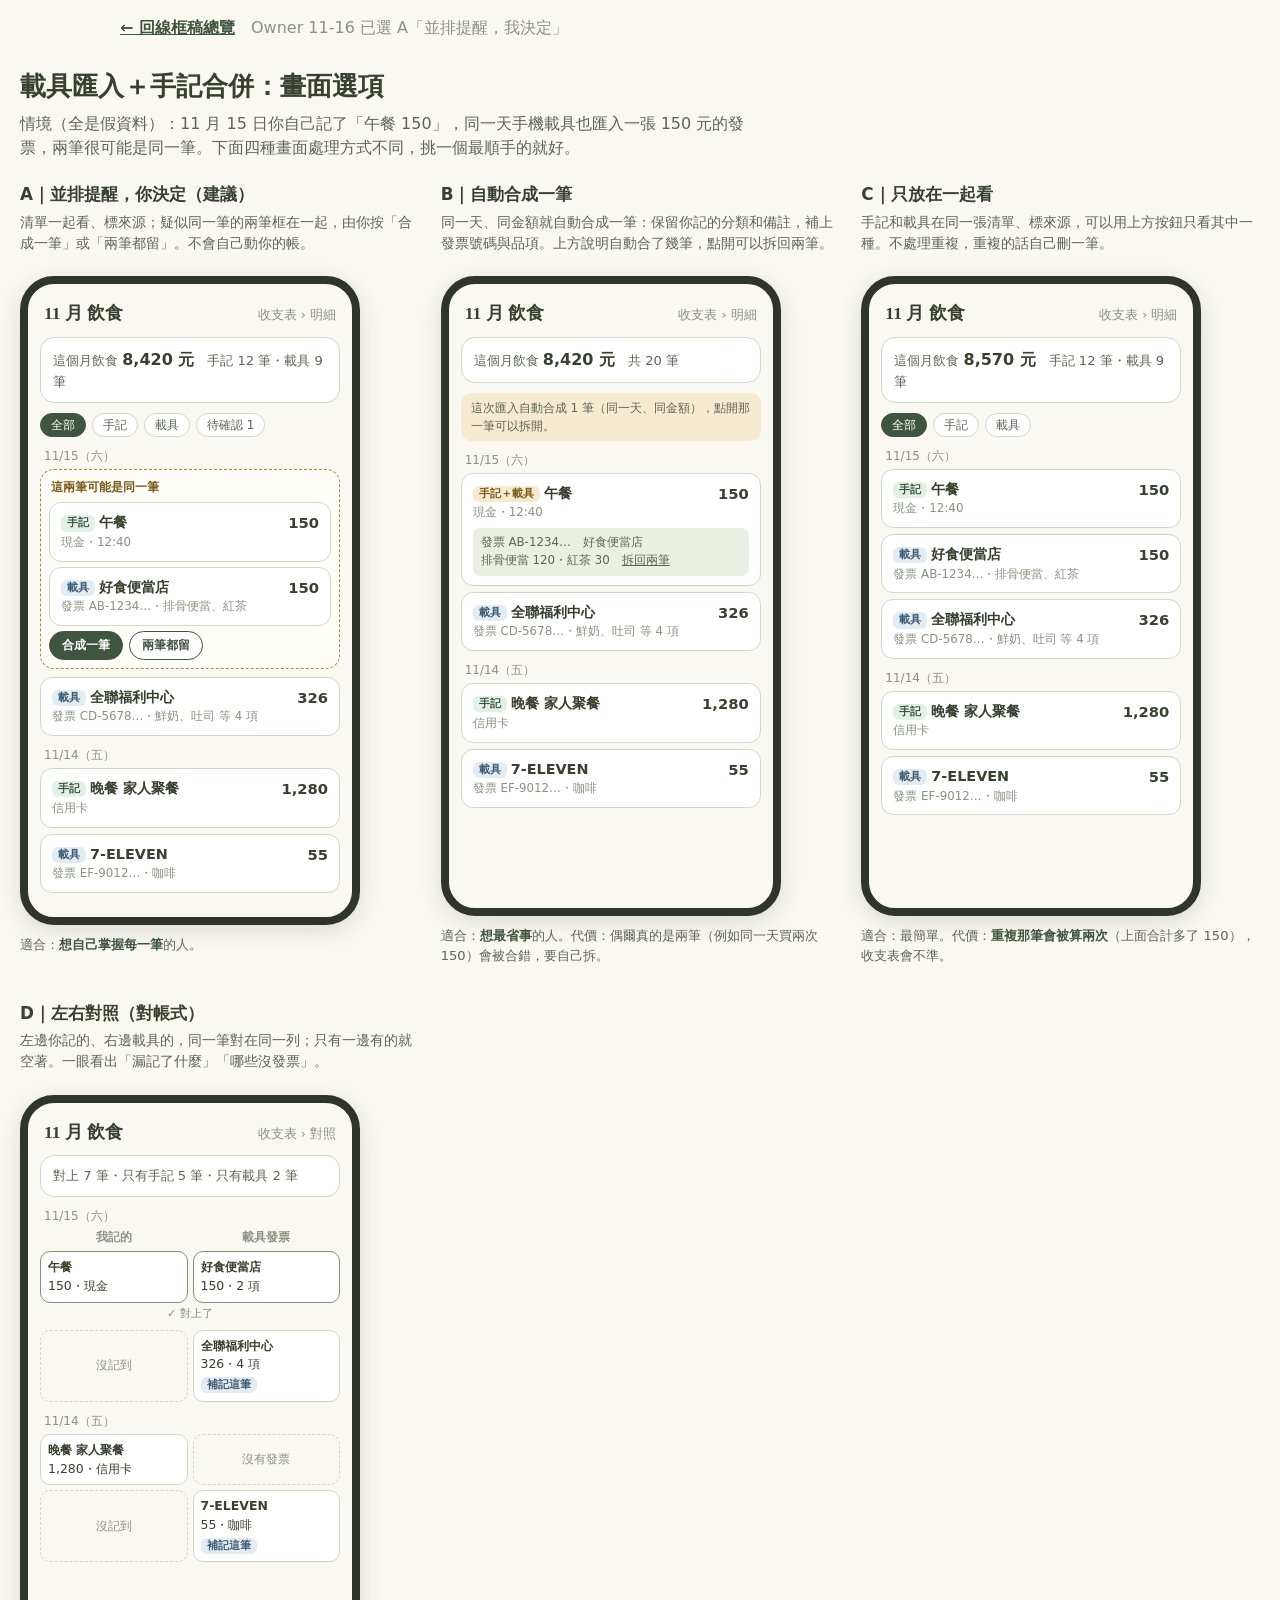
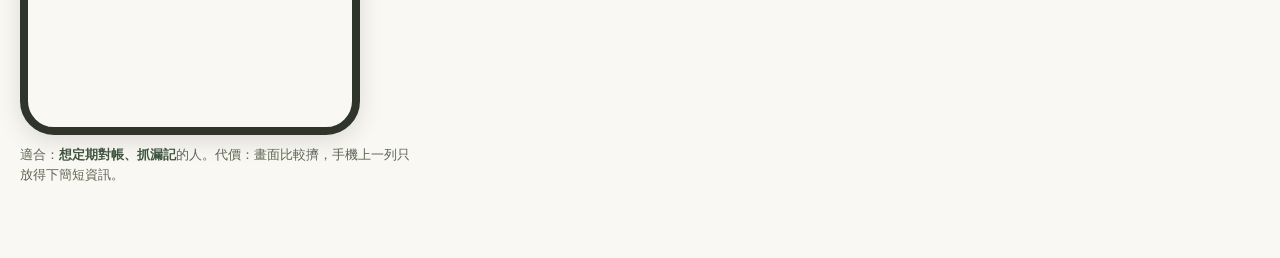
<file: wireframes/einvoice-merge.html>
<!doctype html>
<html lang="zh-Hant-TW">
<head>
<meta charset="utf-8">
<meta name="viewport" content="width=device-width, initial-scale=1">
<meta name="color-scheme" content="light">
<title>載具匯入＋手記合併：畫面選項</title>
<style>
  :root { --paper:#faf8f2; --surface:#fff; --panel:#e9efe3; --edge:#cfdac4; --forest:#3f5540; --sage:#7d9471; --ink:#38402f; --body:#5d6555; --muted:#8a9280; --gold:#b8862c; --gold-soft:#f6ead0; --mint-soft:#e3f0e6; --blue-soft:#e4ecf3; --blue:#3d5a73;
    --font:-apple-system,'PingFang TC','Noto Sans TC','Microsoft JhengHei',system-ui,sans-serif; --serif:'Noto Serif TC','Songti TC',serif; color-scheme: light; }
  * { box-sizing: border-box; }
  body { margin:0; background:var(--paper); color:var(--ink); font-family:var(--font); line-height:1.5; }
  .wrap { max-width:1500px; margin:0 auto; padding:28px 20px 60px; }
  h1 { font-family:var(--serif); font-size:1.6rem; margin:0 0 6px; }
  .lead { color:var(--body); margin:0 0 22px; max-width:46em; }
  .grid { display:grid; gap:22px; grid-template-columns:repeat(auto-fit, minmax(330px, 1fr)); }
  .opt h2 { font-size:1.05rem; margin:0 0 4px; }
  .opt .why { color:var(--body); font-size:.88rem; margin:0 0 10px; min-height:3.9em; }
  .phone { width:340px; max-width:100%; background:var(--paper); border:8px solid #2f352a; border-radius:34px; padding:14px 12px 18px; min-height:640px; box-shadow:0 6px 24px rgba(0,0,0,.12); }
  .top { display:flex; justify-content:space-between; align-items:baseline; margin:2px 4px 10px; }
  .top b { font-family:var(--serif); font-size:1.1rem; }
  .top span { color:var(--muted); font-size:.8rem; }
  .sum { background:var(--surface); border:1px solid var(--edge); border-radius:14px; padding:10px 12px; margin-bottom:10px; font-size:.82rem; color:var(--body); }
  .sum strong { color:var(--ink); font-size:1rem; }
  .chips { display:flex; gap:6px; margin:0 0 8px; flex-wrap:wrap; }
  .chip { font-size:.75rem; border:1px solid var(--edge); border-radius:999px; padding:2px 10px; background:var(--surface); color:var(--body); }
  .chip.on { background:var(--forest); color:#fff; border-color:var(--forest); }
  .day { font-size:.75rem; color:var(--muted); margin:10px 4px 4px; }
  .row { background:var(--surface); border:1px solid var(--edge); border-radius:12px; padding:9px 11px; margin-bottom:6px; display:flex; justify-content:space-between; gap:8px; align-items:flex-start; }
  .row .n { font-size:.9rem; font-weight:600; }
  .row .m { font-size:.74rem; color:var(--muted); }
  .amt { font-variant-numeric:tabular-nums; font-weight:700; white-space:nowrap; font-size:.92rem; }
  .src { display:inline-block; font-size:.68rem; font-weight:700; border-radius:6px; padding:0 6px; margin-right:4px; vertical-align:1px; }
  .s-hand { background:var(--mint-soft); color:var(--forest); }
  .s-inv { background:var(--blue-soft); color:var(--blue); }
  .s-both { background:var(--gold-soft); color:#7a5a17; }
  .pair { border:1.5px dashed var(--gold); border-radius:14px; padding:8px; margin-bottom:8px; background:#fffdf7; }
  .pair .h { font-size:.78rem; color:#7a5a17; font-weight:700; margin:0 2px 6px; }
  .pair .row { margin-bottom:5px; }
  .btns { display:flex; gap:6px; margin-top:4px; }
  .b { font:inherit; font-size:.78rem; border-radius:999px; padding:4px 12px; border:1px solid var(--forest); background:var(--surface); color:var(--forest); font-weight:700; }
  .b.p { background:var(--forest); color:#fff; }
  .detail { font-size:.74rem; color:var(--body); background:var(--panel); border-radius:8px; padding:6px 8px; margin-top:6px; }
  .note { font-size:.75rem; color:var(--body); background:var(--gold-soft); border-radius:10px; padding:6px 10px; margin-bottom:8px; }
  .two { display:grid; grid-template-columns:1fr 1fr; gap:5px; }
  .two .hd { font-size:.72rem; font-weight:700; color:var(--muted); text-align:center; }
  .cell { background:var(--surface); border:1px solid var(--edge); border-radius:10px; padding:6px 7px; font-size:.78rem; min-height:44px; }
  .cell.empty { background:transparent; border-style:dashed; color:var(--muted); display:grid; place-items:center; }
  .cell.match { border-color:var(--sage); }
  .link { text-align:center; font-size:.7rem; color:var(--sage); grid-column:1 / -1; margin:-2px 0 2px; }
  .pick { margin-top:10px; font-size:.82rem; color:var(--body); }
  .pick b { color:var(--forest); }
</style>
</head>
<body>
<p style="max-width:1080px;margin:16px auto 0;padding:0 20px"><a href="../wireframes.html" style="color:#3f5540;font-weight:700">← 回線框稿總覽</a>　<span style="color:#8a9280">Owner 11-16 已選 A「並排提醒，我決定」</span></p>
<div class="wrap">
  <h1>載具匯入＋手記合併：畫面選項</h1>
  <p class="lead">情境（全是假資料）：11 月 15 日你自己記了「午餐 150」，同一天手機載具也匯入一張 150 元的發票，兩筆很可能是同一筆。下面四種畫面處理方式不同，挑一個最順手的就好。</p>

  <div class="grid">

    <!-- A -->
    <section class="opt">
      <h2>A｜並排提醒，你決定（建議）</h2>
      <p class="why">清單一起看、標來源；疑似同一筆的兩筆框在一起，由你按「合成一筆」或「兩筆都留」。不會自己動你的帳。</p>
      <div class="phone">
        <div class="top"><b>11 月 飲食</b><span>收支表 › 明細</span></div>
        <div class="sum">這個月飲食 <strong>8,420 元</strong>　手記 12 筆・載具 9 筆</div>
        <div class="chips"><span class="chip on">全部</span><span class="chip">手記</span><span class="chip">載具</span><span class="chip">待確認 1</span></div>
        <div class="day">11/15（六）</div>
        <div class="pair">
          <div class="h">這兩筆可能是同一筆</div>
          <div class="row"><div><div class="n"><span class="src s-hand">手記</span>午餐</div><div class="m">現金・12:40</div></div><div class="amt">150</div></div>
          <div class="row"><div><div class="n"><span class="src s-inv">載具</span>好食便當店</div><div class="m">發票 AB-1234…・排骨便當、紅茶</div></div><div class="amt">150</div></div>
          <div class="btns"><button class="b p">合成一筆</button><button class="b">兩筆都留</button></div>
        </div>
        <div class="row"><div><div class="n"><span class="src s-inv">載具</span>全聯福利中心</div><div class="m">發票 CD-5678…・鮮奶、吐司 等 4 項</div></div><div class="amt">326</div></div>
        <div class="day">11/14（五）</div>
        <div class="row"><div><div class="n"><span class="src s-hand">手記</span>晚餐 家人聚餐</div><div class="m">信用卡</div></div><div class="amt">1,280</div></div>
        <div class="row"><div><div class="n"><span class="src s-inv">載具</span>7-ELEVEN</div><div class="m">發票 EF-9012…・咖啡</div></div><div class="amt">55</div></div>
      </div>
      <p class="pick">適合：<b>想自己掌握每一筆</b>的人。</p>
    </section>

    <!-- B -->
    <section class="opt">
      <h2>B｜自動合成一筆</h2>
      <p class="why">同一天、同金額就自動合成一筆：保留你記的分類和備註，補上發票號碼與品項。上方說明自動合了幾筆，點開可以拆回兩筆。</p>
      <div class="phone">
        <div class="top"><b>11 月 飲食</b><span>收支表 › 明細</span></div>
        <div class="sum">這個月飲食 <strong>8,420 元</strong>　共 20 筆</div>
        <div class="note">這次匯入自動合成 1 筆（同一天、同金額），點開那一筆可以拆開。</div>
        <div class="day">11/15（六）</div>
        <div class="row" style="display:block"><div style="display:flex;justify-content:space-between"><div><div class="n"><span class="src s-both">手記＋載具</span>午餐</div><div class="m">現金・12:40</div></div><div class="amt">150</div></div>
          <div class="detail">發票 AB-1234…　好食便當店<br>排骨便當 120・紅茶 30　<u>拆回兩筆</u></div></div>
        <div class="row"><div><div class="n"><span class="src s-inv">載具</span>全聯福利中心</div><div class="m">發票 CD-5678…・鮮奶、吐司 等 4 項</div></div><div class="amt">326</div></div>
        <div class="day">11/14（五）</div>
        <div class="row"><div><div class="n"><span class="src s-hand">手記</span>晚餐 家人聚餐</div><div class="m">信用卡</div></div><div class="amt">1,280</div></div>
        <div class="row"><div><div class="n"><span class="src s-inv">載具</span>7-ELEVEN</div><div class="m">發票 EF-9012…・咖啡</div></div><div class="amt">55</div></div>
      </div>
      <p class="pick">適合：<b>想最省事</b>的人。代價：偶爾真的是兩筆（例如同一天買兩次 150）會被合錯，要自己拆。</p>
    </section>

    <!-- C -->
    <section class="opt">
      <h2>C｜只放在一起看</h2>
      <p class="why">手記和載具在同一張清單、標來源，可以用上方按鈕只看其中一種。不處理重複，重複的話自己刪一筆。</p>
      <div class="phone">
        <div class="top"><b>11 月 飲食</b><span>收支表 › 明細</span></div>
        <div class="sum">這個月飲食 <strong>8,570 元</strong>　手記 12 筆・載具 9 筆</div>
        <div class="chips"><span class="chip on">全部</span><span class="chip">手記</span><span class="chip">載具</span></div>
        <div class="day">11/15（六）</div>
        <div class="row"><div><div class="n"><span class="src s-hand">手記</span>午餐</div><div class="m">現金・12:40</div></div><div class="amt">150</div></div>
        <div class="row"><div><div class="n"><span class="src s-inv">載具</span>好食便當店</div><div class="m">發票 AB-1234…・排骨便當、紅茶</div></div><div class="amt">150</div></div>
        <div class="row"><div><div class="n"><span class="src s-inv">載具</span>全聯福利中心</div><div class="m">發票 CD-5678…・鮮奶、吐司 等 4 項</div></div><div class="amt">326</div></div>
        <div class="day">11/14（五）</div>
        <div class="row"><div><div class="n"><span class="src s-hand">手記</span>晚餐 家人聚餐</div><div class="m">信用卡</div></div><div class="amt">1,280</div></div>
        <div class="row"><div><div class="n"><span class="src s-inv">載具</span>7-ELEVEN</div><div class="m">發票 EF-9012…・咖啡</div></div><div class="amt">55</div></div>
      </div>
      <p class="pick">適合：最簡單。代價：<b>重複那筆會被算兩次</b>（上面合計多了 150），收支表會不準。</p>
    </section>

    <!-- D -->
    <section class="opt">
      <h2>D｜左右對照（對帳式）</h2>
      <p class="why">左邊你記的、右邊載具的，同一筆對在同一列；只有一邊有的就空著。一眼看出「漏記了什麼」「哪些沒發票」。</p>
      <div class="phone">
        <div class="top"><b>11 月 飲食</b><span>收支表 › 對照</span></div>
        <div class="sum">對上 7 筆・只有手記 5 筆・只有載具 2 筆</div>
        <div class="day">11/15（六）</div>
        <div class="two">
          <div class="hd">我記的</div><div class="hd">載具發票</div>
          <div class="cell match"><b>午餐</b><br>150・現金</div><div class="cell match"><b>好食便當店</b><br>150・2 項</div>
          <div class="link">✓ 對上了</div>
          <div class="cell empty">沒記到</div><div class="cell"><b>全聯福利中心</b><br>326・4 項<br><span class="src s-inv" style="margin-top:3px">補記這筆</span></div>
        </div>
        <div class="day">11/14（五）</div>
        <div class="two">
          <div class="cell"><b>晚餐 家人聚餐</b><br>1,280・信用卡</div><div class="cell empty">沒有發票</div>
          <div class="cell empty">沒記到</div><div class="cell"><b>7-ELEVEN</b><br>55・咖啡<br><span class="src s-inv" style="margin-top:3px">補記這筆</span></div>
        </div>
      </div>
      <p class="pick">適合：<b>想定期對帳、抓漏記</b>的人。代價：畫面比較擠，手機上一列只放得下簡短資訊。</p>
    </section>

  </div>
</div>
</body>
</html>
</file>
